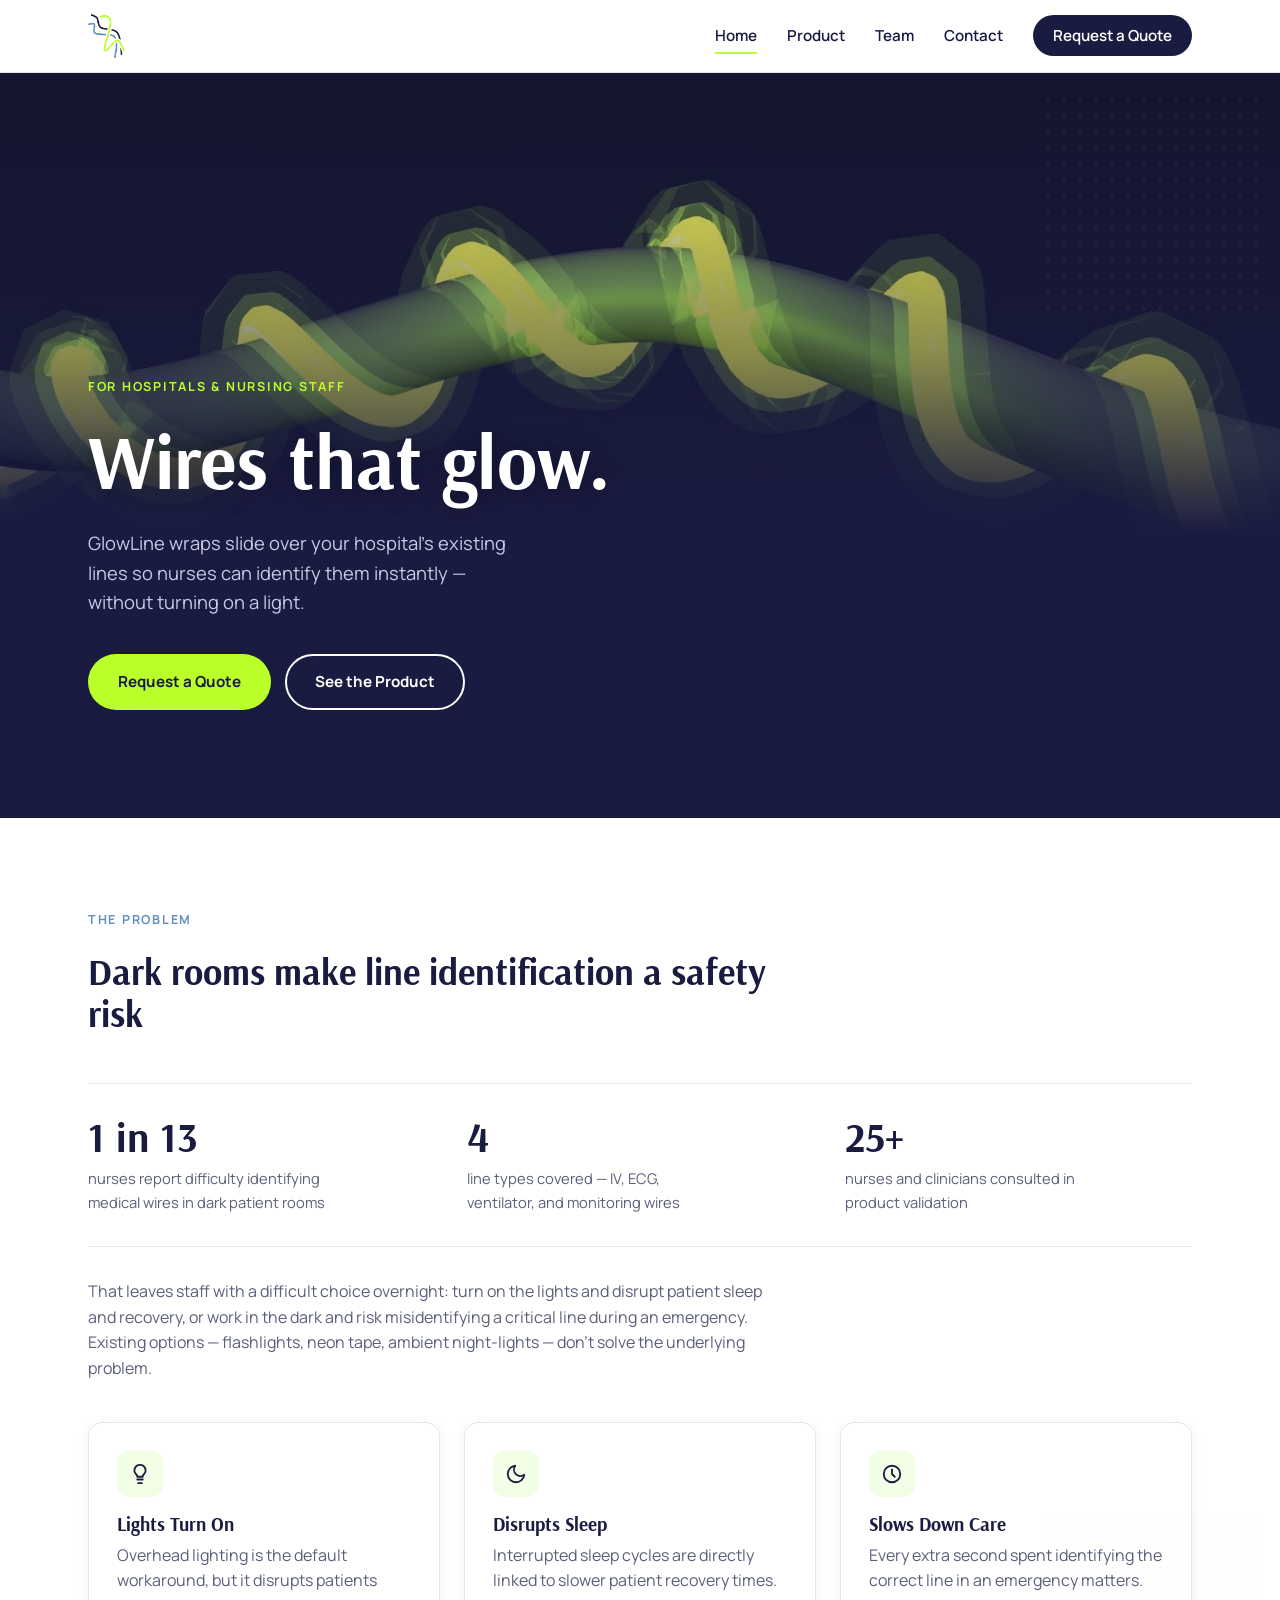
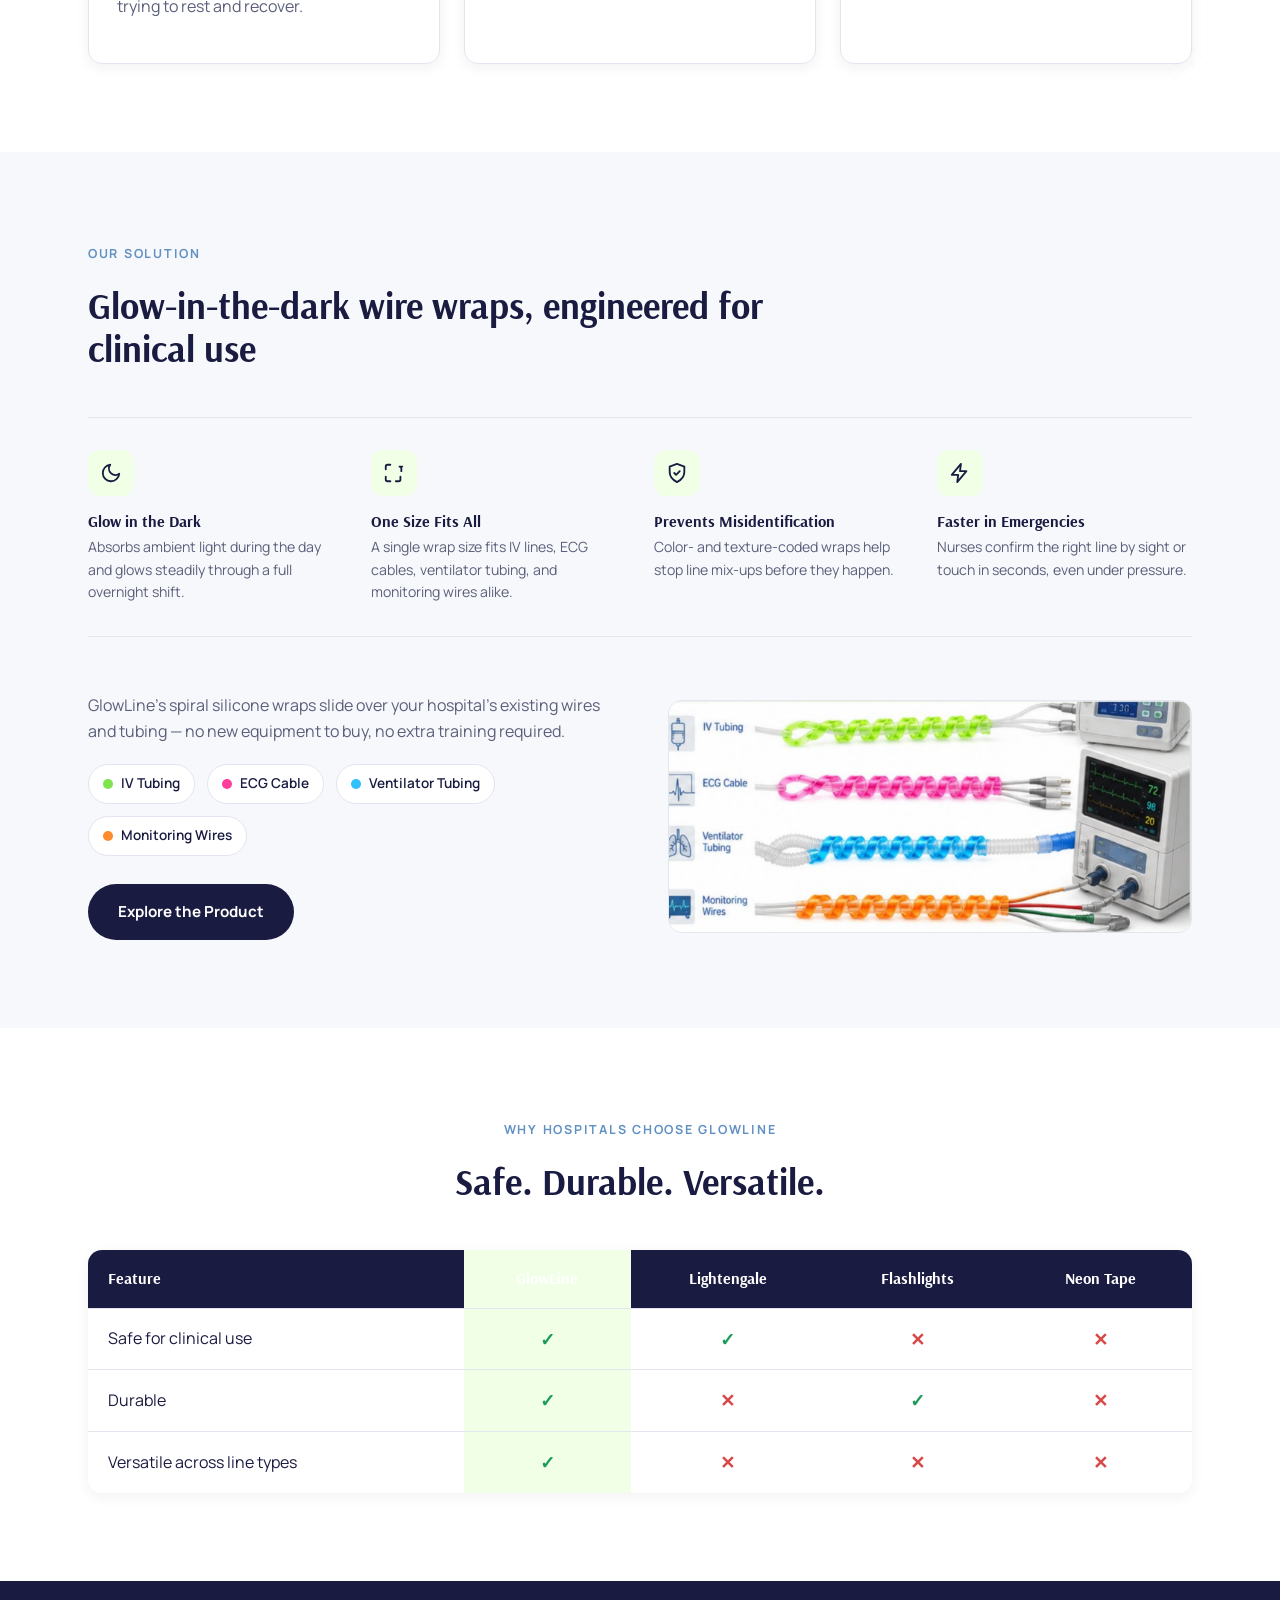
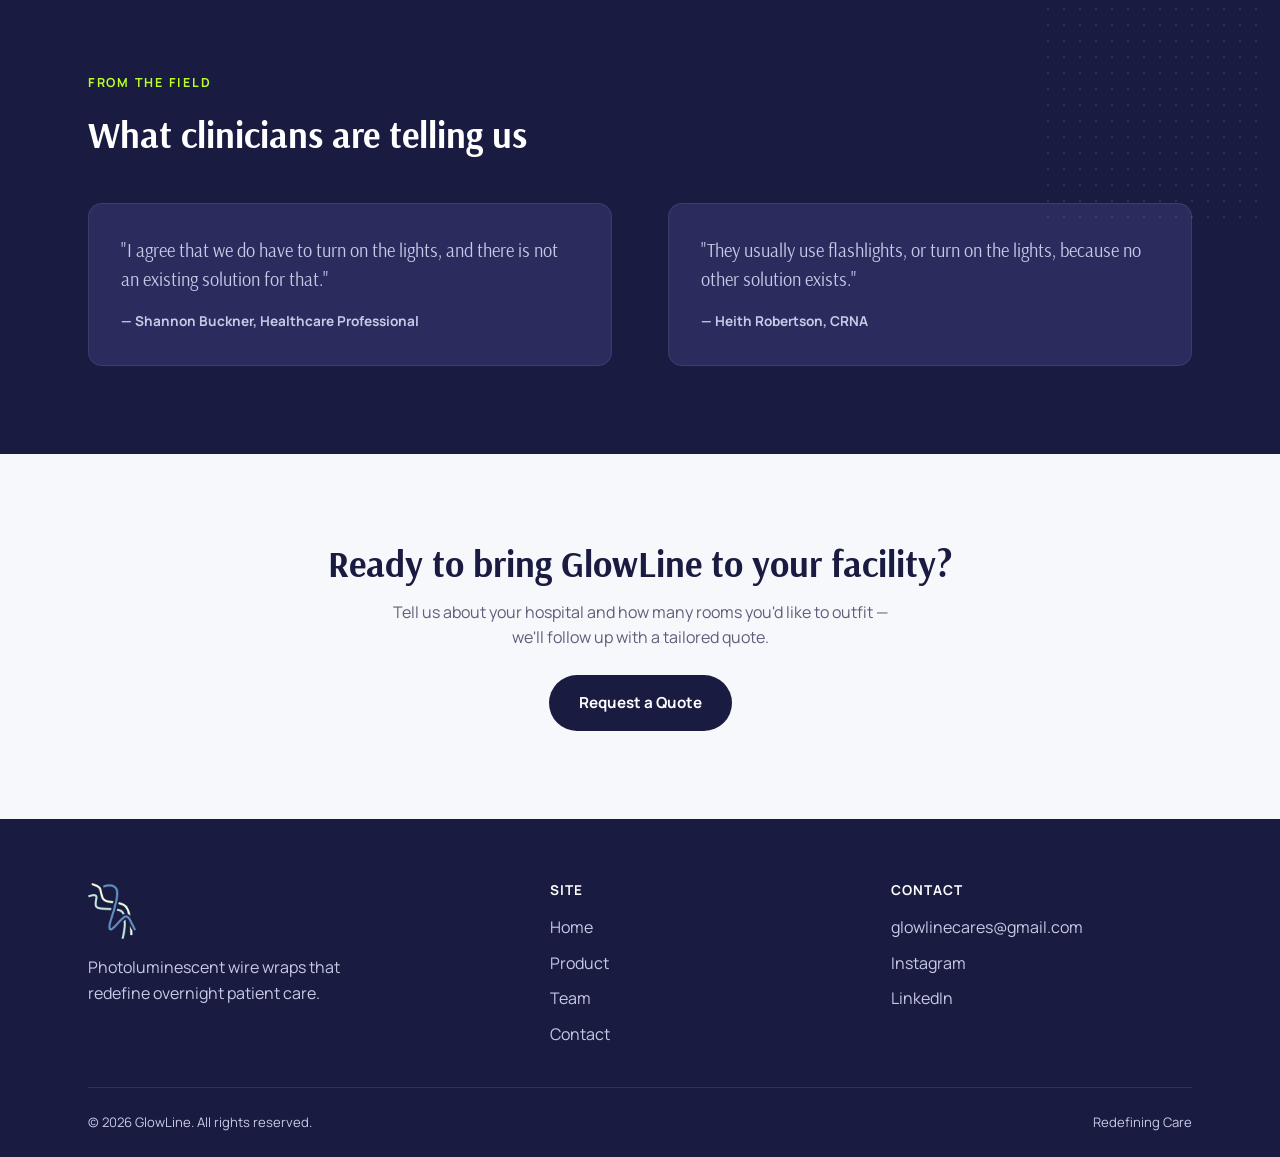
<file: index.html>
<!DOCTYPE html>
<html lang="en">
<head>
<meta charset="UTF-8">
<meta name="viewport" content="width=device-width, initial-scale=1.0">
<title>GlowLine | Glow-in-the-Dark Medical Wire Wraps for Hospitals</title>
<meta name="description" content="GlowLine's photoluminescent wire wraps help nursing staff identify IV lines, ECG cables, ventilator tubing, and monitoring wires instantly in dark patient rooms — no extra light required.">
<link rel="icon" href="images/mark-color.png">
<link rel="stylesheet" href="css/style.css?v=16">
</head>
<body>

<header class="site-header">
  <div class="nav-wrap">
    <a href="index.html" class="logo-link"><img src="images/mark-header.png" alt="GlowLine"></a>
    <nav class="main-nav">
      <ul>
        <li><a href="index.html" class="active">Home</a></li>
        <li><a href="product.html">Product</a></li>
        <li><a href="team.html">Team</a></li>
        <li><a href="contact.html">Contact</a></li>
        <li><a href="contact.html#quote" class="nav-cta">Request a Quote</a></li>
      </ul>
    </nav>
    <button class="nav-toggle" aria-label="Toggle menu"><span></span><span></span><span></span></button>
  </div>
</header>

<section class="hero dots-corner tr dots-on-navy">
  <div class="hero-bg">
    <img src="images/hero-glow.jpg" alt="GlowLine's photoluminescent wrap glowing green around a hospital wire in the dark">
    <div class="hero-bg-fade"></div>
  </div>
  <div class="container hero-grid">
    <div>
      <span class="eyebrow">For Hospitals &amp; Nursing Staff</span>
      <h1>Wires that glow.</h1>
      <p class="lead">GlowLine wraps slide over your hospital's existing lines so nurses can identify them instantly — without turning on a light.</p>
      <div class="btn-row">
        <a href="contact.html#quote" class="btn btn-primary">Request a Quote</a>
        <a href="product.html" class="btn btn-outline">See the Product</a>
      </div>
    </div>
  </div>
</section>

<section class="dots-corner br dots-on-light">
  <div class="container">
    <div class="section-head">
      <span class="eyebrow" style="color:var(--blue);">The Problem</span>
      <h2>Dark rooms make line identification a safety risk</h2>
    </div>
    <div class="stat-strip stat-strip-light">
      <div>
        <div class="stat-num">1 in 13</div>
        <div class="stat-label">nurses report difficulty identifying medical wires in dark patient rooms</div>
      </div>
      <div>
        <div class="stat-num">4</div>
        <div class="stat-label">line types covered — IV, ECG, ventilator, and monitoring wires</div>
      </div>
      <div>
        <div class="stat-num">25+</div>
        <div class="stat-label">nurses and clinicians consulted in product validation</div>
      </div>
    </div>
    <p class="section-lead">That leaves staff with a difficult choice overnight: turn on the lights and disrupt patient sleep and recovery, or work in the dark and risk misidentifying a critical line during an emergency. Existing options — flashlights, neon tape, ambient night-lights — don't solve the underlying problem.</p>
    <div class="grid-3">
      <div class="card">
        <div class="icon-badge"><svg viewBox="0 0 24 24" fill="none" stroke-width="2" stroke-linecap="round" stroke-linejoin="round"><path d="M9 18h6M10 22h4M12 2a6 6 0 0 0-4 10.5c.6.6 1 1.4 1 2.5h6c0-1.1.4-1.9 1-2.5A6 6 0 0 0 12 2Z"/></svg></div>
        <h3>Lights Turn On</h3>
        <p>Overhead lighting is the default workaround, but it disrupts patients trying to rest and recover.</p>
      </div>
      <div class="card">
        <div class="icon-badge"><svg viewBox="0 0 24 24" fill="none" stroke-width="2" stroke-linecap="round" stroke-linejoin="round"><path d="M21 12.8A9 9 0 1 1 11.2 3 7 7 0 0 0 21 12.8Z"/></svg></div>
        <h3>Disrupts Sleep</h3>
        <p>Interrupted sleep cycles are directly linked to slower patient recovery times.</p>
      </div>
      <div class="card">
        <div class="icon-badge"><svg viewBox="0 0 24 24" fill="none" stroke-width="2" stroke-linecap="round" stroke-linejoin="round"><circle cx="12" cy="12" r="9"/><path d="M12 7v5l3 3"/></svg></div>
        <h3>Slows Down Care</h3>
        <p>Every extra second spent identifying the correct line in an emergency matters.</p>
      </div>
    </div>
  </div>
</section>

<section class="section-alt">
  <div class="container">
    <div class="section-head">
      <span class="eyebrow" style="color:var(--blue);">Our Solution</span>
      <h2>Glow-in-the-dark wire wraps, engineered for clinical use</h2>
    </div>
    <div class="solution-strip">
      <div>
        <div class="icon-badge"><svg viewBox="0 0 24 24" fill="none" stroke-width="2" stroke-linecap="round" stroke-linejoin="round"><path d="M21 12.8A9 9 0 1 1 11.2 3 7 7 0 0 0 21 12.8Z"/></svg></div>
        <h4>Glow in the Dark</h4>
        <p>Absorbs ambient light during the day and glows steadily through a full overnight shift.</p>
      </div>
      <div>
        <div class="icon-badge"><svg viewBox="0 0 24 24" fill="none" stroke-width="2" stroke-linecap="round" stroke-linejoin="round"><path d="M8 3H5a2 2 0 0 0-2 2v3m18-3h-3a2 2 0 0 1 2 2v3M3 16v3a2 2 0 0 0 2 2h3m11-5v3a2 2 0 0 1-2 2h-3"/></svg></div>
        <h4>One Size Fits All</h4>
        <p>A single wrap size fits IV lines, ECG cables, ventilator tubing, and monitoring wires alike.</p>
      </div>
      <div>
        <div class="icon-badge"><svg viewBox="0 0 24 24" fill="none" stroke-width="2" stroke-linecap="round" stroke-linejoin="round"><path d="M12 2 4 5v6c0 5 3.4 8.7 8 11 4.6-2.3 8-6 8-11V5l-8-3Z"/><path d="m9 12 2 2 4-4"/></svg></div>
        <h4>Prevents Misidentification</h4>
        <p>Color- and texture-coded wraps help stop line mix-ups before they happen.</p>
      </div>
      <div>
        <div class="icon-badge"><svg viewBox="0 0 24 24" fill="none" stroke-width="2" stroke-linecap="round" stroke-linejoin="round"><path d="M13 2 3 14h7l-1 8 10-12h-7l1-8Z"/></svg></div>
        <h4>Faster in Emergencies</h4>
        <p>Nurses confirm the right line by sight or touch in seconds, even under pressure.</p>
      </div>
    </div>
    <div class="grid-2">
      <div>
        <p>GlowLine's spiral silicone wraps slide over your hospital's existing wires and tubing — no new equipment to buy, no extra training required.</p>
        <div class="wire-legend">
          <span class="wire-chip"><span class="wire-dot" style="background:var(--wire-iv);"></span>IV Tubing</span>
          <span class="wire-chip"><span class="wire-dot" style="background:var(--wire-ecg);"></span>ECG Cable</span>
          <span class="wire-chip"><span class="wire-dot" style="background:var(--wire-vent);"></span>Ventilator Tubing</span>
          <span class="wire-chip"><span class="wire-dot" style="background:var(--wire-mon);"></span>Monitoring Wires</span>
        </div>
        <div class="btn-row">
          <a href="product.html" class="btn btn-dark">Explore the Product</a>
        </div>
      </div>
      <div>
        <img src="images/product-lines.jpg" alt="GlowLine glow-in-the-dark wire wraps by line type" style="width:100%; border-radius:14px; border:1px solid var(--border);">
      </div>
    </div>
  </div>
</section>

<section>
  <div class="container">
    <div class="section-head center" style="margin-left:auto;margin-right:auto;">
      <span class="eyebrow" style="color:var(--blue);">Why Hospitals Choose GlowLine</span>
      <h2>Safe. Durable. Versatile.</h2>
    </div>
    <div class="compare-wrap">
      <table class="compare">
        <thead>
          <tr>
            <th>Feature</th>
            <th class="glowline-col">GlowLine</th>
            <th>Lightengale</th>
            <th>Flashlights</th>
            <th>Neon Tape</th>
          </tr>
        </thead>
        <tbody>
          <tr>
            <td>Safe for clinical use</td>
            <td class="glowline-col"><span class="yes">✓</span></td>
            <td><span class="yes">✓</span></td>
            <td><span class="no">✕</span></td>
            <td><span class="no">✕</span></td>
          </tr>
          <tr>
            <td>Durable</td>
            <td class="glowline-col"><span class="yes">✓</span></td>
            <td><span class="no">✕</span></td>
            <td><span class="yes">✓</span></td>
            <td><span class="no">✕</span></td>
          </tr>
          <tr>
            <td>Versatile across line types</td>
            <td class="glowline-col"><span class="yes">✓</span></td>
            <td><span class="no">✕</span></td>
            <td><span class="no">✕</span></td>
            <td><span class="no">✕</span></td>
          </tr>
        </tbody>
      </table>
    </div>
  </div>
</section>

<section class="section-navy dots-corner tr dots-on-navy">
  <div class="container">
    <div class="section-head">
      <span class="eyebrow">From the Field</span>
      <h2>What clinicians are telling us</h2>
    </div>
    <div class="grid-2" style="align-items:stretch;">
      <div class="quote-card">
        <p class="quote-text">"I agree that we do have to turn on the lights, and there is not an existing solution for that."</p>
        <p class="quote-attr">— Shannon Buckner, Healthcare Professional</p>
      </div>
      <div class="quote-card">
        <p class="quote-text">"They usually use flashlights, or turn on the lights, because no other solution exists."</p>
        <p class="quote-attr">— Heith Robertson, CRNA</p>
      </div>
    </div>
  </div>
</section>

<section class="section-alt text-center">
  <div class="container">
    <h2>Ready to bring GlowLine to your facility?</h2>
    <p style="max-width:520px; margin:0 auto 24px;">Tell us about your hospital and how many rooms you'd like to outfit — we'll follow up with a tailored quote.</p>
    <a href="contact.html#quote" class="btn btn-dark">Request a Quote</a>
  </div>
</section>

<footer class="site-footer">
  <div class="container">
    <div class="footer-grid">
      <div>
        <img src="images/mark-footer-light.png" alt="GlowLine">
        <p style="max-width:280px; color:#c7cae6;">Photoluminescent wire wraps that redefine overnight patient care.</p>
      </div>
      <div>
        <h4>Site</h4>
        <ul>
          <li><a href="index.html">Home</a></li>
          <li><a href="product.html">Product</a></li>
          <li><a href="team.html">Team</a></li>
          <li><a href="contact.html">Contact</a></li>
        </ul>
      </div>
      <div>
        <h4>Contact</h4>
        <ul>
          <li><a href="mailto:glowlinecares@gmail.com">glowlinecares@gmail.com</a></li>
          <li><a href="https://instagram.com/GLOWLINEcares" target="_blank" rel="noopener">Instagram</a></li>
          <li><a href="https://www.linkedin.com/company/glowlinecares" target="_blank" rel="noopener">LinkedIn</a></li>
        </ul>
      </div>
    </div>
    <div class="footer-bottom">
      <span>© 2026 GlowLine. All rights reserved.</span>
      <span>Redefining Care</span>
    </div>
  </div>
</footer>

<script src="js/main.js"></script>
</body>
</html>
</file>
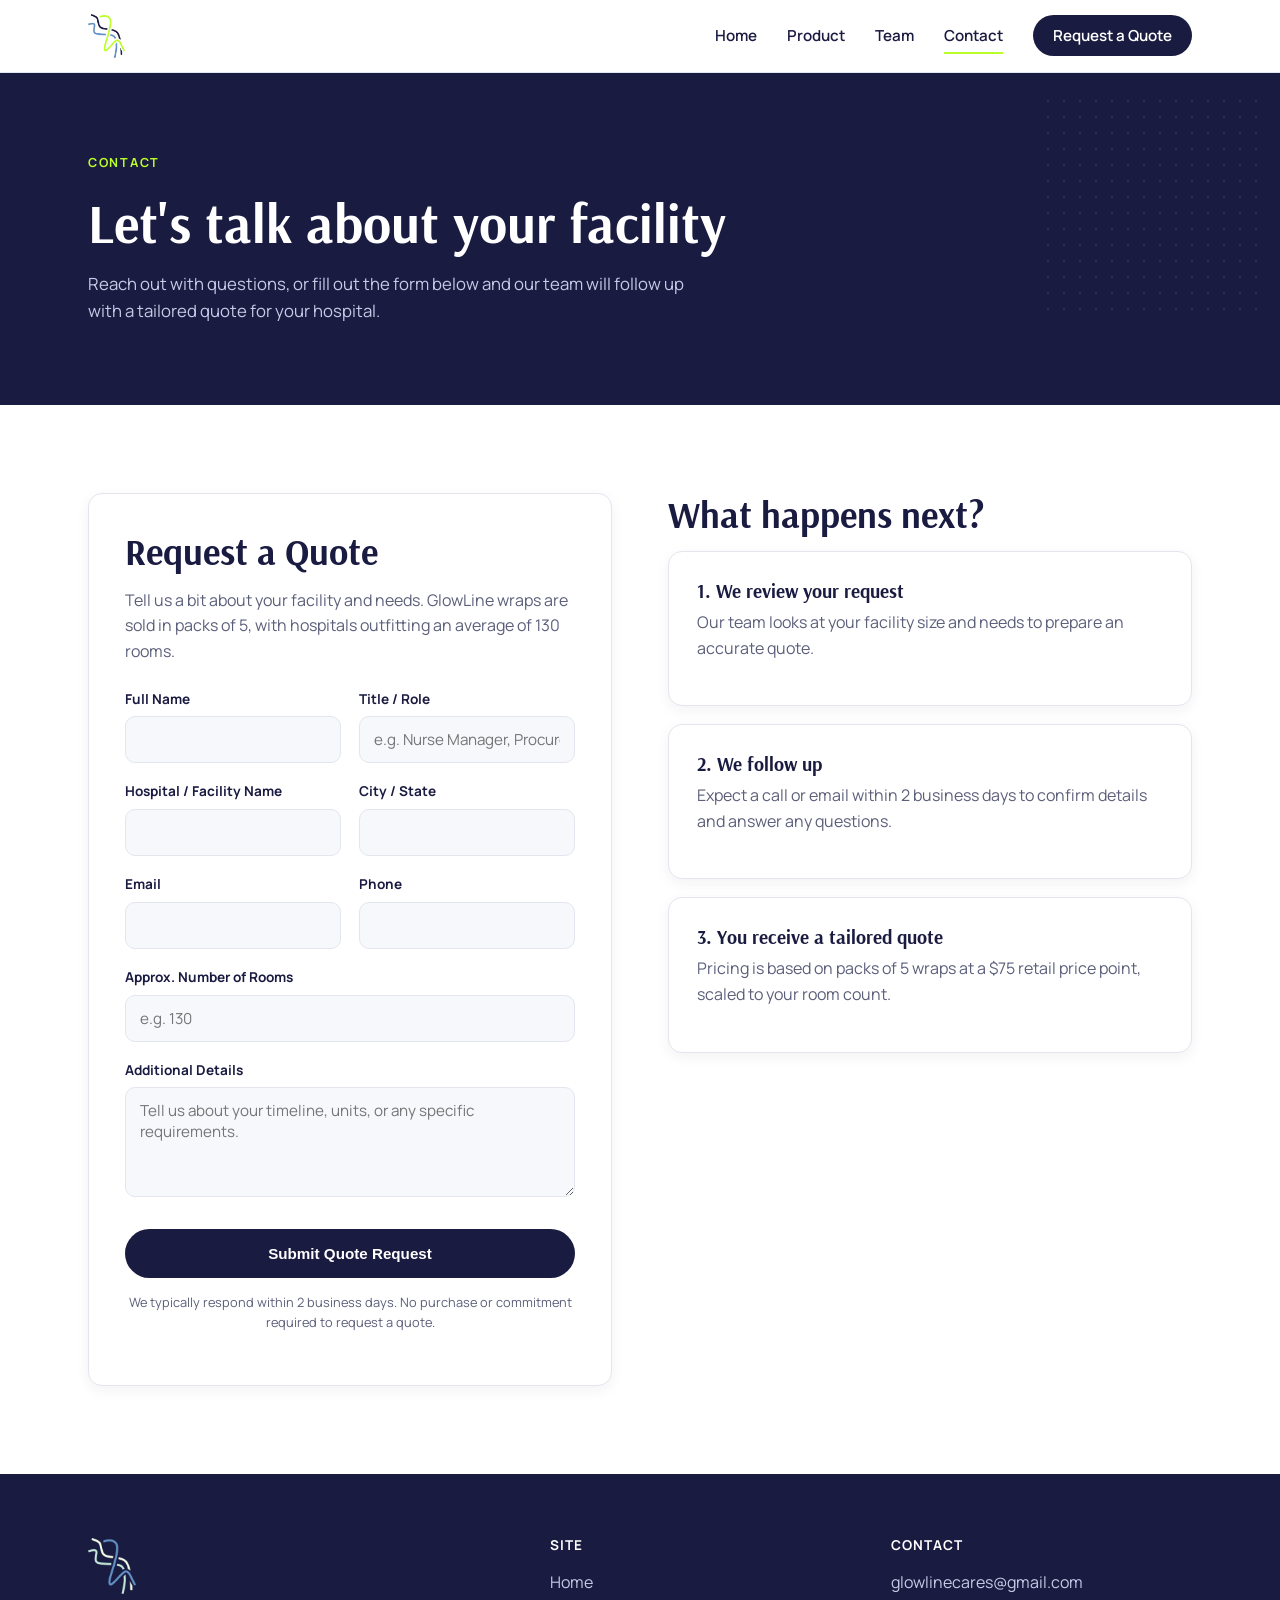
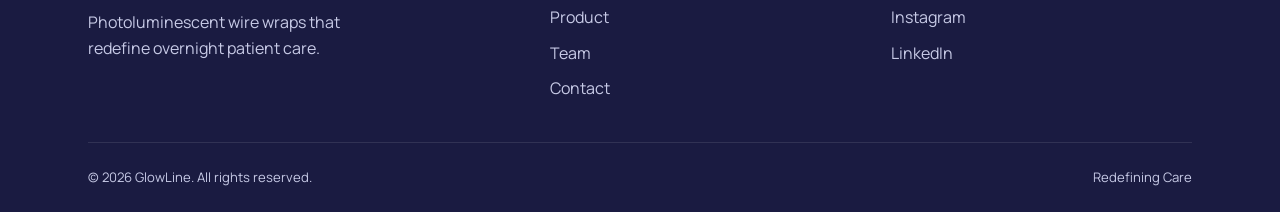
<file: contact.html>
<!DOCTYPE html>
<html lang="en">
<head>
<meta charset="UTF-8">
<meta name="viewport" content="width=device-width, initial-scale=1.0">
<title>Contact &amp; Request a Quote | GlowLine</title>
<meta name="description" content="Contact GlowLine or request a hospital quote for photoluminescent medical wire wraps.">
<link rel="icon" href="images/mark-color.png">
<link rel="stylesheet" href="css/style.css?v=16">
</head>
<body>

<header class="site-header">
  <div class="nav-wrap">
    <a href="index.html" class="logo-link"><img src="images/mark-header.png" alt="GlowLine"></a>
    <nav class="main-nav">
      <ul>
        <li><a href="index.html">Home</a></li>
        <li><a href="product.html">Product</a></li>
        <li><a href="team.html">Team</a></li>
        <li><a href="contact.html" class="active">Contact</a></li>
        <li><a href="contact.html#quote" class="nav-cta">Request a Quote</a></li>
      </ul>
    </nav>
    <button class="nav-toggle" aria-label="Toggle menu"><span></span><span></span><span></span></button>
  </div>
</header>

<section class="page-hero dots-corner tr dots-on-navy">
  <div class="container">
    <span class="eyebrow">Contact</span>
    <h1>Let's talk about your facility</h1>
    <p>Reach out with questions, or fill out the form below and our team will follow up with a tailored quote for your hospital.</p>
  </div>
</section>

<section>
  <div class="container">
    <div id="quote"></div>
    <div class="grid-2" style="align-items:start;">
      <div class="form-wrap">
        <h2>Request a Quote</h2>
        <p style="color:var(--muted); margin-bottom:24px;">Tell us a bit about your facility and needs. GlowLine wraps are sold in packs of 5, with hospitals outfitting an average of 130 rooms.</p>

        <!--
          FORM SETUP: this form posts to FormSubmit.co, a free email-forwarding
          service that needs NO account — just a real inbox.
          1. Submit the form once from the live site; FormSubmit will email
             that address an activation link — click it to start receiving
             submissions. (Docs: https://formsubmit.co)
        -->
        <form action="https://formsubmit.co/glowlinecares@gmail.com" method="POST">
          <input type="hidden" name="_subject" value="New GlowLine Quote Request">
          <input type="hidden" name="_captcha" value="false">
          <input type="hidden" name="_template" value="table">
          <input type="text" name="_honey" style="display:none" tabindex="-1" autocomplete="off">

          <div class="form-row">
            <div class="field">
              <label for="name">Full Name</label>
              <input type="text" id="name" name="Name" required>
            </div>
            <div class="field">
              <label for="title">Title / Role</label>
              <input type="text" id="title" name="Title" placeholder="e.g. Nurse Manager, Procurement Lead">
            </div>
          </div>

          <div class="form-row">
            <div class="field">
              <label for="hospital">Hospital / Facility Name</label>
              <input type="text" id="hospital" name="Hospital" required>
            </div>
            <div class="field">
              <label for="location">City / State</label>
              <input type="text" id="location" name="Location">
            </div>
          </div>

          <div class="form-row">
            <div class="field">
              <label for="email">Email</label>
              <input type="email" id="email" name="Email" required>
            </div>
            <div class="field">
              <label for="phone">Phone</label>
              <input type="tel" id="phone" name="Phone">
            </div>
          </div>

          <div class="field">
            <label for="rooms">Approx. Number of Rooms</label>
            <input type="number" id="rooms" name="Approx Rooms" min="1" placeholder="e.g. 130">
          </div>

          <div class="field">
            <label for="message">Additional Details</label>
            <textarea id="message" name="Message" placeholder="Tell us about your timeline, units, or any specific requirements."></textarea>
          </div>

          <button type="submit" class="btn btn-dark form-submit">Submit Quote Request</button>
          <p class="form-note">We typically respond within 2 business days. No purchase or commitment required to request a quote.</p>
        </form>
      </div>

      <div>
        <h2>What happens next?</h2>
        <div class="card" style="margin-bottom:18px;">
          <h3>1. We review your request</h3>
          <p>Our team looks at your facility size and needs to prepare an accurate quote.</p>
        </div>
        <div class="card" style="margin-bottom:18px;">
          <h3>2. We follow up</h3>
          <p>Expect a call or email within 2 business days to confirm details and answer any questions.</p>
        </div>
        <div class="card">
          <h3>3. You receive a tailored quote</h3>
          <p>Pricing is based on packs of 5 wraps at a $75 retail price point, scaled to your room count.</p>
        </div>
      </div>
    </div>
  </div>
</section>

<footer class="site-footer">
  <div class="container">
    <div class="footer-grid">
      <div>
        <img src="images/mark-footer-light.png" alt="GlowLine">
        <p style="max-width:280px; color:#c7cae6;">Photoluminescent wire wraps that redefine overnight patient care.</p>
      </div>
      <div>
        <h4>Site</h4>
        <ul>
          <li><a href="index.html">Home</a></li>
          <li><a href="product.html">Product</a></li>
          <li><a href="team.html">Team</a></li>
          <li><a href="contact.html">Contact</a></li>
        </ul>
      </div>
      <div>
        <h4>Contact</h4>
        <ul>
          <li><a href="mailto:glowlinecares@gmail.com">glowlinecares@gmail.com</a></li>
          <li><a href="https://instagram.com/GLOWLINEcares" target="_blank" rel="noopener">Instagram</a></li>
          <li><a href="https://www.linkedin.com/company/glowlinecares" target="_blank" rel="noopener">LinkedIn</a></li>
        </ul>
      </div>
    </div>
    <div class="footer-bottom">
      <span>© 2026 GlowLine. All rights reserved.</span>
      <span>Redefining Care</span>
    </div>
  </div>
</footer>

<script src="js/main.js"></script>
</body>
</html>
</file>
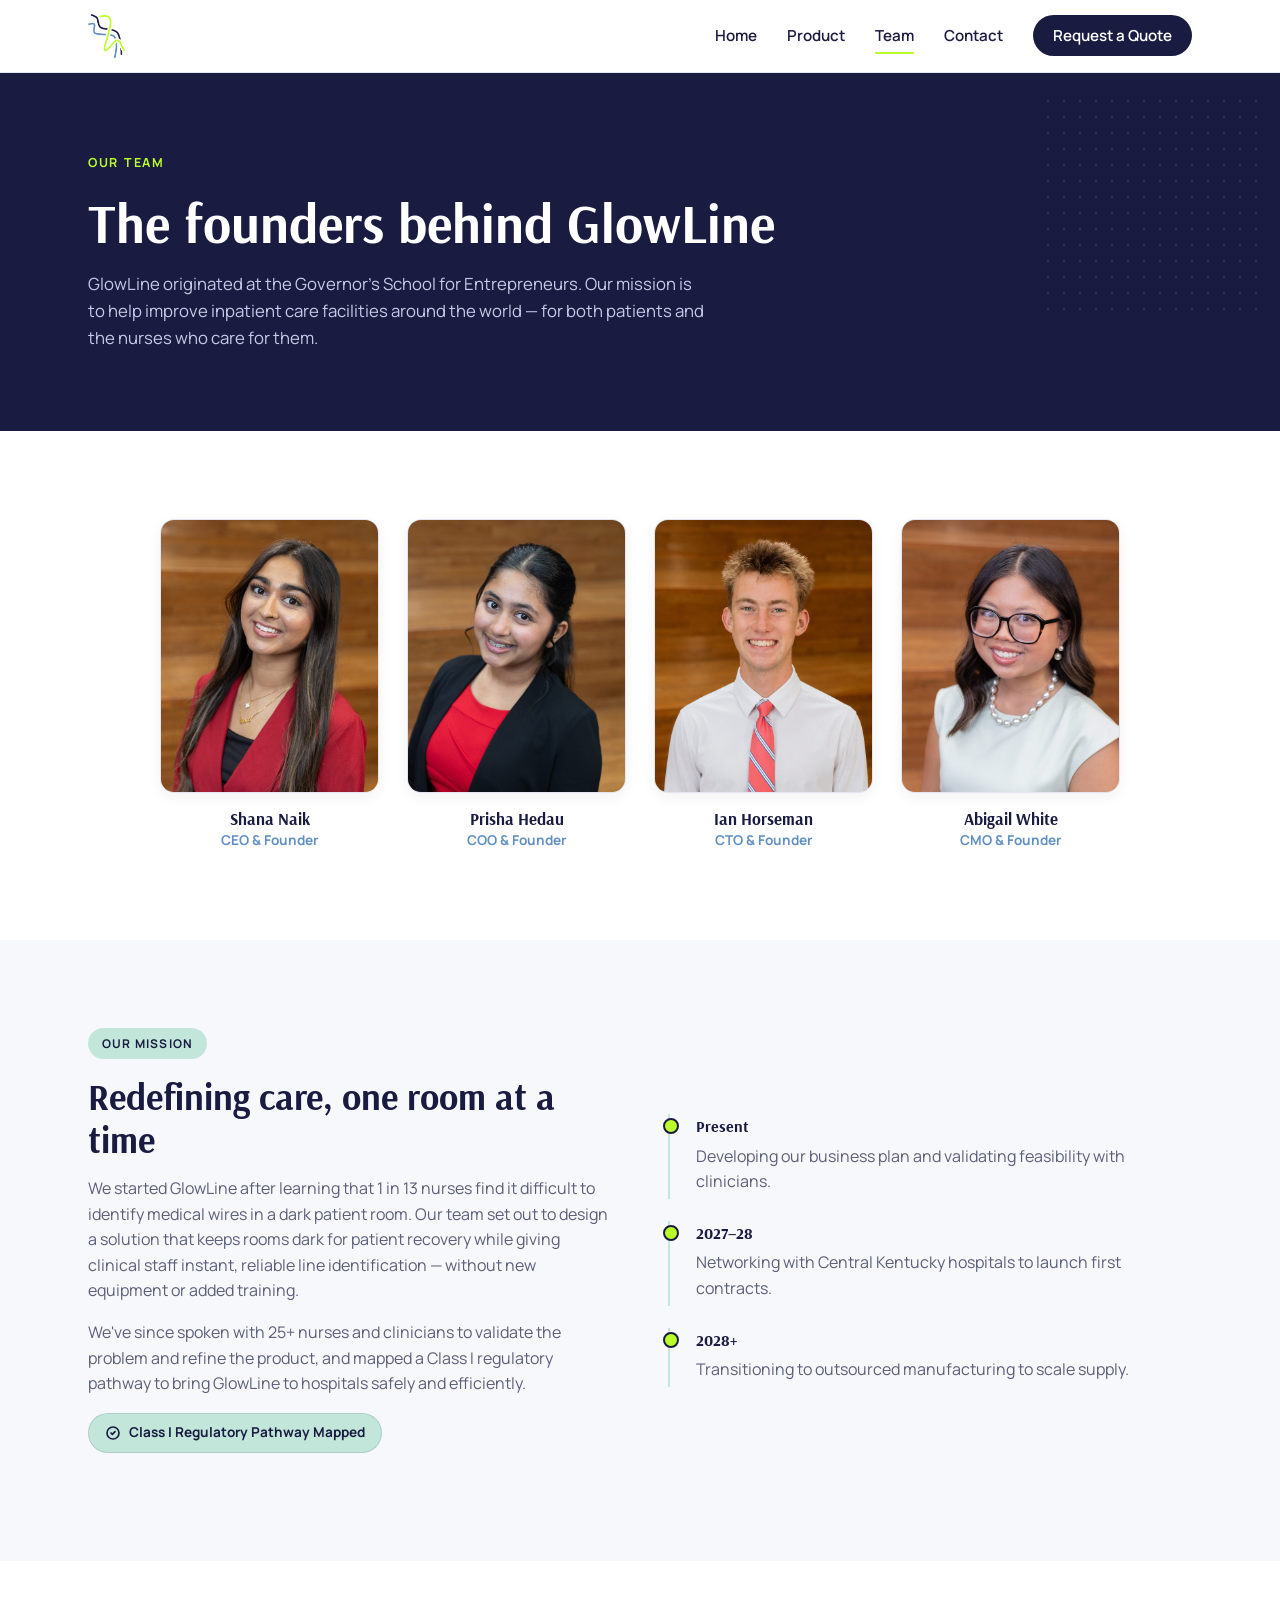
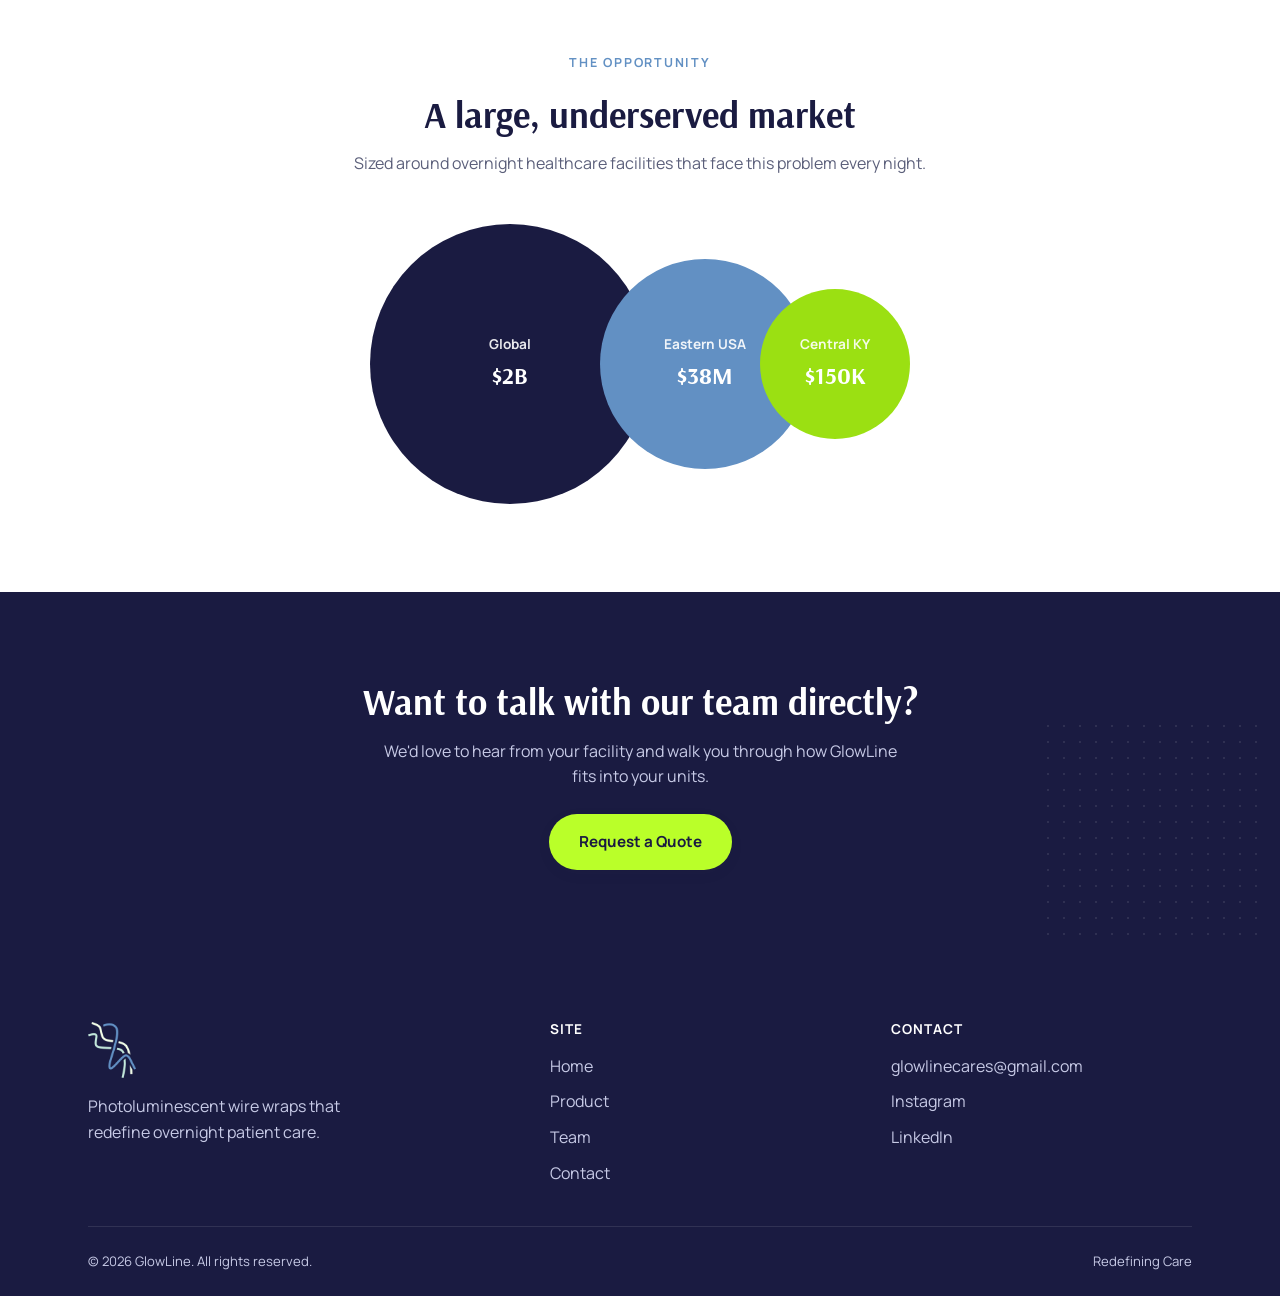
<file: team.html>
<!DOCTYPE html>
<html lang="en">
<head>
<meta charset="UTF-8">
<meta name="viewport" content="width=device-width, initial-scale=1.0">
<title>Our Team | GlowLine</title>
<meta name="description" content="Meet the founding team behind GlowLine's photoluminescent medical wire wraps.">
<link rel="icon" href="images/mark-color.png">
<link rel="stylesheet" href="css/style.css?v=16">
</head>
<body>

<header class="site-header">
  <div class="nav-wrap">
    <a href="index.html" class="logo-link"><img src="images/mark-header.png" alt="GlowLine"></a>
    <nav class="main-nav">
      <ul>
        <li><a href="index.html">Home</a></li>
        <li><a href="product.html">Product</a></li>
        <li><a href="team.html" class="active">Team</a></li>
        <li><a href="contact.html">Contact</a></li>
        <li><a href="contact.html#quote" class="nav-cta">Request a Quote</a></li>
      </ul>
    </nav>
    <button class="nav-toggle" aria-label="Toggle menu"><span></span><span></span><span></span></button>
  </div>
</header>

<section class="page-hero dots-corner tr dots-on-navy">
  <div class="container">
    <span class="eyebrow">Our Team</span>
    <h1>The founders behind GlowLine</h1>
    <p>GlowLine originated at the Governor's School for Entrepreneurs. Our mission is to help improve inpatient care facilities around the world — for both patients and the nurses who care for them.</p>
  </div>
</section>

<section>
  <div class="container">
    <div class="team-grid">
      <div class="team-card">
        <div class="team-photo-frame"><img class="team-photo" src="images/shana.jpg?v=2" alt="Shana Naik"></div>
        <h3>Shana Naik</h3>
        <div class="team-role">CEO &amp; Founder</div>
      </div>
      <div class="team-card">
        <div class="team-photo-frame"><img class="team-photo" src="images/prisha.jpg?v=2" alt="Prisha Hedau"></div>
        <h3>Prisha Hedau</h3>
        <div class="team-role">COO &amp; Founder</div>
      </div>
      <div class="team-card">
        <div class="team-photo-frame"><img class="team-photo" src="images/ian.jpg?v=2" alt="Ian Horseman"></div>
        <h3>Ian Horseman</h3>
        <div class="team-role">CTO &amp; Founder</div>
      </div>
      <div class="team-card">
        <div class="team-photo-frame"><img class="team-photo" src="images/abigail.jpg?v=2" alt="Abigail White"></div>
        <h3>Abigail White</h3>
        <div class="team-role">CMO &amp; Founder</div>
      </div>
    </div>
  </div>
</section>

<section class="section-alt">
  <div class="container grid-2">
    <div>
      <span class="tag">Our Mission</span>
      <h2>Redefining care, one room at a time</h2>
      <p>We started GlowLine after learning that 1 in 13 nurses find it difficult to identify medical wires in a dark patient room. Our team set out to design a solution that keeps rooms dark for patient recovery while giving clinical staff instant, reliable line identification — without new equipment or added training.</p>
      <p>We've since spoken with 25+ nurses and clinicians to validate the problem and refine the product, and mapped a Class I regulatory pathway to bring GlowLine to hospitals safely and efficiently.</p>
      <div class="badge-pill"><svg width="16" height="16" viewBox="0 0 24 24" fill="none" stroke="currentColor" stroke-width="2.5" stroke-linecap="round" stroke-linejoin="round"><path d="m9 12 2 2 4-4"/><circle cx="12" cy="12" r="9"/></svg> Class I Regulatory Pathway Mapped</div>
    </div>
    <div class="timeline">
      <div class="tl-item">
        <div class="tl-year">Present</div>
        <p>Developing our business plan and validating feasibility with clinicians.</p>
      </div>
      <div class="tl-item">
        <div class="tl-year">2027–28</div>
        <p>Networking with Central Kentucky hospitals to launch first contracts.</p>
      </div>
      <div class="tl-item">
        <div class="tl-year">2028+</div>
        <p>Transitioning to outsourced manufacturing to scale supply.</p>
      </div>
    </div>
  </div>
</section>

<section>
  <div class="container">
    <div class="section-head center" style="margin-left:auto;margin-right:auto;">
      <span class="eyebrow" style="color:var(--blue);">The Opportunity</span>
      <h2>A large, underserved market</h2>
      <p>Sized around overnight healthcare facilities that face this problem every night.</p>
    </div>
    <div class="market-venn">
      <div class="venn-circle venn-global">
        <span class="venn-label">Global</span>
        <span class="venn-num">$2B</span>
      </div>
      <div class="venn-circle venn-eastern">
        <span class="venn-label">Eastern USA</span>
        <span class="venn-num">$38M</span>
      </div>
      <div class="venn-circle venn-central">
        <span class="venn-label">Central KY</span>
        <span class="venn-num">$150K</span>
      </div>
    </div>
  </div>
</section>

<section class="section-navy text-center dots-corner br dots-on-navy">
  <div class="container">
    <h2>Want to talk with our team directly?</h2>
    <p style="max-width:520px; margin:0 auto 24px; color:#c7cae6;">We'd love to hear from your facility and walk you through how GlowLine fits into your units.</p>
    <a href="contact.html#quote" class="btn btn-primary">Request a Quote</a>
  </div>
</section>

<footer class="site-footer">
  <div class="container">
    <div class="footer-grid">
      <div>
        <img src="images/mark-footer-light.png" alt="GlowLine">
        <p style="max-width:280px; color:#c7cae6;">Photoluminescent wire wraps that redefine overnight patient care.</p>
      </div>
      <div>
        <h4>Site</h4>
        <ul>
          <li><a href="index.html">Home</a></li>
          <li><a href="product.html">Product</a></li>
          <li><a href="team.html">Team</a></li>
          <li><a href="contact.html">Contact</a></li>
        </ul>
      </div>
      <div>
        <h4>Contact</h4>
        <ul>
          <li><a href="mailto:glowlinecares@gmail.com">glowlinecares@gmail.com</a></li>
          <li><a href="https://instagram.com/GLOWLINEcares" target="_blank" rel="noopener">Instagram</a></li>
          <li><a href="https://www.linkedin.com/company/glowlinecares" target="_blank" rel="noopener">LinkedIn</a></li>
        </ul>
      </div>
    </div>
    <div class="footer-bottom">
      <span>© 2026 GlowLine. All rights reserved.</span>
      <span>Redefining Care</span>
    </div>
  </div>
</footer>

<script src="js/main.js"></script>
</body>
</html>
</file>
<file: css/style.css>
/* GlowLine brand stylesheet */
@import url('https://fonts.googleapis.com/css2?family=Arsenal:wght@400;700&family=Manrope:wght@400;500;600;700;800&display=swap');

/* ============================================
   GlowLine — Brand tokens
   ============================================ */
:root {
  --navy: #1a1b41;
  --navy-soft: #2a2c5e;
  --lime: #baff29;
  --lime-deep: #9be012;
  --blue: #6290c3;
  --mint: #c2e7da;
  --pale: #f1ffe7;
  --white: #ffffff;
  --ink: #1a1b41;
  --muted: #5b5f7a;
  --border: #e3e6ef;
  --surface: #f7f8fb;

  --wire-iv: #7ee34d;
  --wire-ecg: #ff3d9a;
  --wire-vent: #2fc2ff;
  --wire-mon: #ff8a2b;

  --font-head: 'Arsenal', Georgia, serif;
  --font-body: 'Manrope', -apple-system, BlinkMacSystemFont, 'Segoe UI', sans-serif;

  --container: 1160px;
  --radius: 14px;
  --shadow: 0 12px 32px rgba(26, 27, 65, 0.08);
  --shadow-sm: 0 4px 14px rgba(26, 27, 65, 0.06);
}

* { box-sizing: border-box; }
html { scroll-behavior: smooth; }
body {
  margin: 0;
  font-family: var(--font-body);
  color: var(--ink);
  background: var(--white);
  line-height: 1.6;
  -webkit-font-smoothing: antialiased;
}
img { max-width: 100%; display: block; }
a { color: inherit; text-decoration: none; }
h1, h2, h3, h4 {
  font-family: var(--font-head);
  color: var(--navy);
  line-height: 1.15;
  margin: 0 0 16px;
  font-weight: 700;
}
h1 { font-size: clamp(2.1rem, 4.2vw, 3.4rem); }
h2 { font-size: clamp(1.6rem, 3vw, 2.3rem); }
h3 { font-size: 1.2rem; margin-bottom: 8px; }
p { margin: 0 0 16px; color: var(--muted); }
.container {
  max-width: var(--container);
  margin: 0 auto;
  padding: 0 28px;
  position: relative;
}
section { padding: 88px 0; position: relative; overflow: hidden; }
.section-tight { padding: 40px 0; }
.section-alt { background: var(--surface); }
.section-navy { background: var(--navy); color: var(--white); }
.section-navy h2, .section-navy h3 { color: var(--white); }
.section-navy p { color: #c7cae6; }
.text-center { text-align: center; }
.text-center p { margin-left: auto; margin-right: auto; }

/* ============================================
   Buttons
   ============================================ */
.btn {
  display: inline-flex;
  align-items: center;
  gap: 8px;
  padding: 14px 28px;
  border-radius: 999px;
  font-weight: 700;
  font-size: 0.95rem;
  border: 2px solid transparent;
  cursor: pointer;
  transition: transform 0.15s ease, box-shadow 0.15s ease, background 0.15s ease, color 0.15s ease;
  white-space: nowrap;
}
.btn:hover { transform: translateY(-2px); }
.btn-primary { background: var(--lime); color: var(--navy); box-shadow: var(--shadow-sm); }
.btn-primary:hover { background: var(--lime-deep); box-shadow: var(--shadow); }
.btn-dark { background: var(--navy); color: var(--white); }
.btn-dark:hover { background: var(--navy-soft); }
.btn-outline { border-color: var(--navy); color: var(--navy); }
.section-navy .btn-outline, .hero .btn-outline, .page-hero .btn-outline { border-color: var(--white); color: var(--white); }
.btn-outline:hover { background: var(--navy); color: var(--white); }
.section-navy .btn-outline:hover, .hero .btn-outline:hover, .page-hero .btn-outline:hover { background: var(--white); color: var(--navy); }
.btn-row { display: flex; gap: 14px; flex-wrap: wrap; margin-top: 28px; }

/* ============================================
   Header / Nav
   ============================================ */
.site-header {
  position: sticky;
  top: 0;
  z-index: 100;
  background: rgba(255, 255, 255, 0.92);
  backdrop-filter: blur(10px);
  border-bottom: 1px solid var(--border);
}
.nav-wrap {
  max-width: var(--container);
  margin: 0 auto;
  padding: 14px 28px;
  display: flex;
  align-items: center;
  justify-content: space-between;
  gap: 24px;
}
.logo-link { display: flex; }
.logo-link img { height: 44px; width: auto; }
.main-nav ul {
  list-style: none;
  display: flex;
  align-items: center;
  gap: 30px;
  margin: 0;
  padding: 0;
}
.main-nav a {
  font-weight: 600;
  font-size: 0.95rem;
  color: var(--navy);
  padding: 6px 0;
  border-bottom: 2px solid transparent;
}
.main-nav a:hover, .main-nav a.active { border-bottom-color: var(--lime); }
.main-nav a.nav-cta {
  background: var(--navy);
  color: var(--white);
  padding: 10px 20px;
  border-radius: 999px;
  border-bottom: none;
}
.main-nav a.nav-cta:hover { background: var(--navy-soft); }
.nav-toggle {
  display: none;
  background: none;
  border: none;
  cursor: pointer;
  padding: 6px;
}
.nav-toggle span {
  display: block;
  width: 24px;
  height: 2px;
  background: var(--navy);
  margin: 5px 0;
  transition: 0.2s;
}

/* ============================================
   Hero
   ============================================ */
.hero {
  position: relative;
  background: var(--navy);
  color: var(--white);
  padding: 0 0 108px;
  overflow: hidden;
}
.hero-bg {
  position: absolute;
  top: 0; left: 0; right: 0;
  height: 480px;
  overflow: hidden;
}
.hero-bg img {
  width: 100%;
  height: 100%;
  object-fit: cover;
  object-position: center 35%;
  display: block;
}
.hero-bg-fade {
  position: absolute;
  inset: 0;
  background: linear-gradient(to bottom, rgba(26,27,65,0) 0%, rgba(26,27,65,0.5) 58%, var(--navy) 96%);
}
.hero-grid {
  position: relative;
  z-index: 1;
  display: grid;
  grid-template-columns: 1fr 1fr;
  gap: 72px;
  align-items: center;
  padding-top: 300px;
}
.eyebrow {
  display: inline-block;
  color: var(--lime);
  font-weight: 700;
  text-transform: uppercase;
  letter-spacing: 0.14em;
  font-size: 0.78rem;
  margin-bottom: 20px;
}
.hero h1 { color: var(--white); margin-bottom: 24px; text-shadow: 0 2px 24px rgba(0,0,0,0.35); font-size: clamp(2.8rem, 6vw, 5rem); white-space: nowrap; }
.hero .lead { color: #c7cae6; font-size: 1.15rem; max-width: 420px; margin-bottom: 8px; }
.hero .btn-row { margin-top: 36px; }

/* ============================================
   Stat strip
   ============================================ */
.stat-strip {
  display: grid;
  grid-template-columns: repeat(3, 1fr);
  gap: 32px;
  padding-top: 12px;
  padding-bottom: 12px;
}
.stat-num {
  font-family: var(--font-head);
  font-size: 2.6rem;
  color: var(--lime);
  font-weight: 700;
  line-height: 1;
  margin-bottom: 10px;
}
.stat-label { color: #c7cae6; font-size: 0.92rem; max-width: 260px; }
.stat-strip-light {
  border-top: 1px solid var(--border);
  border-bottom: 1px solid var(--border);
  padding: 32px 0;
  margin-bottom: 32px;
}
.stat-strip-light .stat-num { color: var(--navy); }
.stat-strip-light .stat-label { color: var(--muted); }

.solution-strip {
  display: grid;
  grid-template-columns: repeat(4, 1fr);
  gap: 28px;
  border-top: 1px solid var(--border);
  border-bottom: 1px solid var(--border);
  padding: 32px 0;
  margin-bottom: 56px;
}
.solution-strip h4 { font-size: 1rem; margin-bottom: 6px; }
.solution-strip p { font-size: 0.88rem; margin-bottom: 0; }

/* ============================================
   Section headers
   ============================================ */
.section-head { max-width: 680px; margin-bottom: 48px; }
.section-head.center { margin-left: auto; margin-right: auto; text-align: center; }
.tag {
  display: inline-block;
  background: var(--mint);
  color: var(--navy);
  font-weight: 700;
  font-size: 0.75rem;
  text-transform: uppercase;
  letter-spacing: 0.1em;
  padding: 6px 14px;
  border-radius: 999px;
  margin-bottom: 16px;
}

.section-lead { max-width: 680px; margin-bottom: 40px; }

/* ============================================
   Grids & cards
   ============================================ */
.grid-2 { display: grid; grid-template-columns: 1fr 1fr; gap: 56px; align-items: center; }
.grid-3 { display: grid; grid-template-columns: repeat(3, 1fr); gap: 24px; }
.grid-4 { display: grid; grid-template-columns: repeat(4, 1fr); gap: 20px; }

.card {
  background: var(--white);
  border: 1px solid var(--border);
  border-radius: var(--radius);
  padding: 28px;
  box-shadow: var(--shadow-sm);
}
.section-navy .card { background: var(--navy-soft); border-color: rgba(255,255,255,0.1); }
.section-navy .card p { color: #c7cae6; }

.icon-badge {
  width: 46px;
  height: 46px;
  border-radius: 12px;
  background: var(--pale);
  display: flex;
  align-items: center;
  justify-content: center;
  margin-bottom: 16px;
}
.icon-badge svg { width: 22px; height: 22px; stroke: var(--navy); }
.section-navy .icon-badge { background: rgba(186,255,41,0.14); }
.section-navy .icon-badge svg { stroke: var(--lime); }

/* ============================================
   Wire legend
   ============================================ */
.wire-legend { display: flex; flex-wrap: wrap; gap: 12px; margin: 20px 0 8px; }
.wire-chip {
  display: inline-flex;
  align-items: center;
  gap: 8px;
  background: var(--white);
  border: 1px solid var(--border);
  padding: 8px 14px;
  border-radius: 999px;
  font-weight: 600;
  font-size: 0.85rem;
}
.wire-dot { width: 10px; height: 10px; border-radius: 50%; display: inline-block; }

/* ============================================
   Comparison table
   ============================================ */
.compare-wrap { overflow-x: auto; border-radius: var(--radius); box-shadow: var(--shadow-sm); }
table.compare { width: 100%; border-collapse: collapse; background: var(--white); min-width: 560px; }
table.compare th, table.compare td {
  padding: 16px 20px;
  text-align: center;
  border-bottom: 1px solid var(--border);
}
table.compare th:first-child, table.compare td:first-child { text-align: left; }
table.compare thead th {
  background: var(--navy);
  color: var(--white);
  font-family: var(--font-head);
  font-weight: 700;
}
table.compare th.glowline-col, table.compare td.glowline-col { background: var(--pale); }
table.compare tbody tr:last-child td { border-bottom: none; }
.yes { color: #1a9b57; font-weight: 800; font-size: 1.1rem; }
.no { color: #d94848; font-weight: 800; font-size: 1.1rem; }

/* ============================================
   Quotes
   ============================================ */
.quote-card {
  background: var(--navy-soft);
  border: 1px solid rgba(255,255,255,0.08);
  border-radius: var(--radius);
  padding: 32px;
}
.quote-text { font-family: var(--font-head); font-size: 1.15rem; color: var(--white); margin-bottom: 16px; }
.quote-attr { color: var(--lime); font-weight: 700; font-size: 0.85rem; margin: 0; }
.badge-pill {
  display: inline-flex;
  align-items: center;
  gap: 8px;
  background: var(--mint);
  color: var(--navy);
  border: 1px solid rgba(26,27,65,0.12);
  padding: 8px 16px;
  border-radius: 999px;
  font-weight: 700;
  font-size: 0.85rem;
  margin-bottom: 20px;
}

/* ============================================
   Decorative dots / swoosh
   ============================================ */
.dots-corner { position: relative; }
.dots-corner::after {
  content: '';
  position: absolute;
  width: 220px;
  height: 220px;
  background-image: radial-gradient(currentColor 1.5px, transparent 1.5px);
  background-size: 16px 16px;
  opacity: 0.5;
  pointer-events: none;
}
.dots-on-navy::after { color: rgba(255,255,255,0.18); }
.dots-on-light::after { color: rgba(26,27,65,0.1); }
.dots-corner.tr::after { top: 20px; right: 20px; }
.dots-corner.br::after { bottom: 20px; right: 20px; }

.swoosh-bg {
  position: absolute;
  right: -60px;
  top: -40px;
  width: 420px;
  opacity: 0.12;
  pointer-events: none;
}
.section-alt .swoosh-bg, .section-navy .swoosh-bg { opacity: 0.16; }

/* ============================================
   Page hero (secondary pages)
   ============================================ */
.page-hero {
  background: var(--navy);
  color: var(--white);
  padding: 76px 0 64px;
  text-align: left;
}
.page-hero h1 { color: var(--white); max-width: 700px; }
.page-hero p { color: #c7cae6; max-width: 620px; font-size: 1.05rem; }

/* ============================================
   Product page extras
   ============================================ */
.pricing-figure { font-family: var(--font-head); font-weight: 700; font-size: 1.3em; }

/* ============================================
   3D wire viewer
   ============================================ */
.wire3d {
  position: relative;
  border-radius: var(--radius);
  overflow: hidden;
  box-shadow: 0 20px 50px rgba(26,27,65,0.25);
  background: #14152f;
}
.wire3d-canvas-wrap { width: 100%; height: 520px; cursor: grab; }
.wire3d-canvas-wrap:active { cursor: grabbing; }
.wire3d-canvas-wrap canvas { display: block; width: 100% !important; height: 100% !important; }
.wire3d-loading {
  position: absolute;
  inset: 0;
  display: flex;
  align-items: center;
  justify-content: center;
  color: #c7cae6;
  font-weight: 600;
  font-size: 0.9rem;
  background: #14152f;
  transition: opacity 0.3s ease;
  pointer-events: none;
}
.wire3d-loading.is-hidden { opacity: 0; }
.wire3d-fallback {
  padding: 60px 32px;
  text-align: center;
  color: #c7cae6;
  font-size: 0.95rem;
}
.wire3d-hint {
  position: absolute;
  left: 16px;
  bottom: 16px;
  background: rgba(26,27,65,0.75);
  color: #c7cae6;
  font-size: 0.78rem;
  font-weight: 700;
  padding: 8px 14px;
  border-radius: 999px;
  backdrop-filter: blur(6px);
  opacity: 0;
  transition: opacity 0.3s ease;
  pointer-events: none;
}
.wire3d-hint.is-visible { opacity: 1; }
.wire3d-reset {
  position: absolute;
  right: 16px;
  bottom: 16px;
  border: none;
  background: rgba(26,27,65,0.75);
  color: var(--white);
  font-family: var(--font-body);
  font-weight: 700;
  font-size: 0.78rem;
  padding: 8px 16px;
  border-radius: 999px;
  cursor: pointer;
  backdrop-filter: blur(6px);
}
.wire3d-reset:hover { background: var(--navy-soft); }
@media (max-width: 900px) {
  .wire3d-canvas-wrap { height: 380px; }
}
@media (max-width: 480px) {
  .wire3d-hint { display: none; }
}

/* ============================================
   Team page
   ============================================ */
.team-grid {
  display: grid;
  grid-template-columns: repeat(4, 1fr);
  gap: 28px;
  max-width: 960px;
  margin: 0 auto;
}
.team-card { text-align: center; }
.team-photo-frame {
  border-radius: 14px;
  overflow: hidden;
  aspect-ratio: 4 / 5;
  margin-bottom: 16px;
  box-shadow: var(--shadow-sm);
  border: 1px solid var(--border);
  background: var(--border);
}
.team-photo { width: 100%; height: 100%; object-fit: cover; }
.team-card h3 { font-size: 1.05rem; margin-bottom: 2px; }
.team-role { color: var(--blue); font-weight: 700; font-size: 0.85rem; }

.timeline { display: flex; flex-direction: column; gap: 22px; }
.tl-item { position: relative; padding-left: 26px; border-left: 2px solid var(--mint); padding-bottom: 4px; }
.tl-item::before {
  content: '';
  position: absolute;
  left: -7px; top: 4px;
  width: 12px; height: 12px;
  border-radius: 50%;
  background: var(--lime);
  border: 2px solid var(--navy);
}
.tl-year { font-family: var(--font-head); font-weight: 700; color: var(--navy); margin-bottom: 4px; }
.tl-item p { margin: 0; }

.market-venn { display: flex; align-items: center; justify-content: center; }
.venn-circle {
  border-radius: 50%;
  display: flex;
  flex-direction: column;
  align-items: center;
  justify-content: center;
  color: var(--white);
  text-align: center;
}
.venn-global { width: 280px; height: 280px; background: var(--navy); margin-right: -50px; z-index: 1; }
.venn-eastern { width: 210px; height: 210px; background: var(--blue); margin-right: -50px; z-index: 2; }
.venn-central { width: 150px; height: 150px; background: var(--lime-deep); z-index: 3; }
.venn-label { font-size: 0.85rem; font-weight: 700; opacity: 0.9; }
.venn-num { font-family: var(--font-head); font-size: 1.5rem; font-weight: 700; }

/* ============================================
   Contact page
   ============================================ */

.form-wrap {
  background: var(--white);
  border: 1px solid var(--border);
  border-radius: var(--radius);
  padding: 36px;
  box-shadow: var(--shadow-sm);
}
.form-row { display: grid; grid-template-columns: 1fr 1fr; gap: 18px; }
.field { margin-bottom: 18px; }
.field label { display: block; font-weight: 700; font-size: 0.85rem; margin-bottom: 6px; color: var(--navy); }
.field input, .field select, .field textarea {
  width: 100%;
  padding: 12px 14px;
  border: 1px solid var(--border);
  border-radius: 10px;
  font-family: var(--font-body);
  font-size: 0.95rem;
  background: var(--surface);
  color: var(--ink);
}
.field input:focus, .field select:focus, .field textarea:focus {
  outline: none;
  border-color: var(--blue);
  background: var(--white);
}
.field textarea { min-height: 110px; resize: vertical; }
.form-submit { width: 100%; justify-content: center; margin-top: 6px; }
.form-note { font-size: 0.8rem; color: var(--muted); margin-top: 14px; text-align: center; }

/* ============================================
   Footer
   ============================================ */
.site-footer { background: var(--navy); color: #c7cae6; padding: 64px 0 24px; }
.footer-grid { display: grid; grid-template-columns: 1.4fr 1fr 1fr; gap: 40px; padding-bottom: 40px; border-bottom: 1px solid rgba(255,255,255,0.1); }
.footer-grid img { height: 56px; width: auto; margin-bottom: 16px; }
.footer-grid h4 { color: var(--white); font-size: 0.85rem; text-transform: uppercase; letter-spacing: 0.08em; margin-bottom: 16px; font-family: var(--font-body); }
.footer-grid ul { list-style: none; padding: 0; margin: 0; display: flex; flex-direction: column; gap: 10px; }
.footer-grid a:hover { color: var(--lime); }
.footer-bottom { display: flex; justify-content: space-between; padding-top: 24px; font-size: 0.82rem; }

/* ============================================
   Responsive
   ============================================ */
@media (max-width: 900px) {
  .main-nav { position: fixed; top: 64px; left: 0; right: 0; height: calc(100vh - 64px); background: var(--white); display: none; flex-direction: column; padding: 20px 28px; overflow-y: auto; }
  .main-nav.open { display: flex; }
  .main-nav ul { flex-direction: column; align-items: flex-start; gap: 6px; width: 100%; }
  .main-nav a { display: block; width: 100%; padding: 14px 0; border-bottom: 1px solid var(--border); }
  .main-nav a.nav-cta { text-align: center; margin-top: 10px; }
  .nav-toggle { display: block; }
  .logo-link img { height: 30px; }

  .hero-grid, .grid-2 { grid-template-columns: 1fr; }
  .hero-bg { height: 300px; }
  .hero-grid { padding-top: 180px; }
  .hero h1 { white-space: normal; }
  .stat-strip { grid-template-columns: 1fr; gap: 28px; }
  .grid-3, .grid-4, .solution-strip { grid-template-columns: 1fr 1fr; }
  .team-grid { grid-template-columns: repeat(2, 1fr); }
  .form-row { grid-template-columns: 1fr; }
  .footer-grid { grid-template-columns: 1fr; gap: 28px; }
  .footer-bottom { flex-direction: column; gap: 8px; }
  .market-venn { flex-direction: column; gap: 16px; }
  .venn-circle { margin-right: 0 !important; }
  section { padding: 56px 0; }
}
@media (max-width: 560px) {
  .grid-3, .grid-4, .solution-strip { grid-template-columns: 1fr; }
}
</file>
